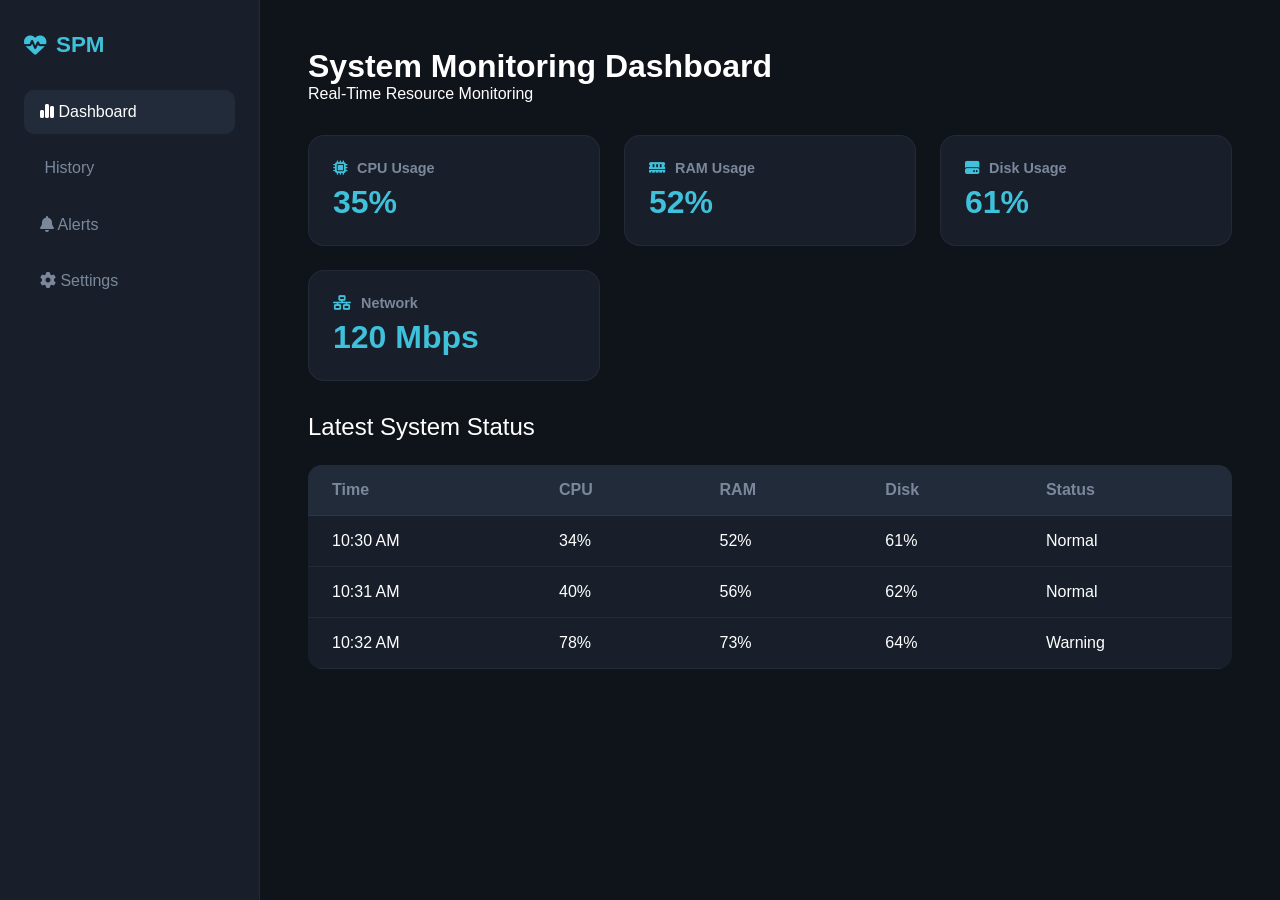
<file: Frontend/index.html>
<!DOCTYPE html>
<html lang="en">
<head>
    <meta charset="UTF-8">
    <meta name="viewport" content="width=device-width, initial-scale=1.0">
    <title>System Monitor - Dashboard</title>
    <link rel="stylesheet" href="style.css">
    <link rel="stylesheet" href="https://cdnjs.cloudflare.com/ajax/libs/font-awesome/6.4.0/css/all.min.css">
</head>
<body>

    <nav>
        <h2><i class="fa-solid fa-heart-pulse"></i> SPM</h2>
        <ul>
            <li><a href="index.html" style="color: var(--text-light); background: var(--input-bg);"><i class="fa-solid fa-chart-simple"></i> Dashboard</a></li>
            <li><a href="history.html"><i class="fa-solid fa-clock-history"></i> History</a></li>
            <li><a href="alerts.html"><i class="fa-solid fa-bell"></i> Alerts</a></li>
            <li><a href="settings.html"><i class="fa-solid fa-gear"></i> Settings</a></li>
        </ul>
    </nav>

    <main>
        <h1>System Monitoring Dashboard</h1>
        <p>Real-Time Resource Monitoring</p>

        <div class="grid-container">
            <div class="card">
                <h3><i class="fa-solid fa-microchip" style="color: var(--accent-cyan); margin-right: 6px;"></i> CPU Usage</h3>
                <div class="value">35%</div>
            </div>
            <div class="card">
                <h3><i class="fa-solid fa-memory" style="color: var(--accent-cyan); margin-right: 6px;"></i> RAM Usage</h3>
                <div class="value">52%</div>
            </div>
            <div class="card">
                <h3><i class="fa-solid fa-hard-drive" style="color: var(--accent-cyan); margin-right: 6px;"></i> Disk Usage</h3>
                <div class="value">61%</div>
            </div>
            <div class="card">
                <h3><i class="fa-solid fa-network-wired" style="color: var(--accent-cyan); margin-right: 6px;"></i> Network</h3>
                <div class="value">120 Mbps</div>
            </div>
        </div>

        <h2 style="margin-top: 2rem; margin-bottom: 1rem; font-weight: 500;">Latest System Status</h2>
        <table>
            <thead>
                <tr>
                    <th>Time</th>
                    <th>CPU</th>
                    <th>RAM</th>
                    <th>Disk</th>
                    <th>Status</th>
                </tr>
            </thead>
            <tbody>
                <tr>
                    <td>10:30 AM</td>
                    <td>34%</td>
                    <td>52%</td>
                    <td>61%</td>
                    <td><span class="status normal">Normal</span></td>
                </tr>
                <tr>
                    <td>10:31 AM</td>
                    <td>40%</td>
                    <td>56%</td>
                    <td>62%</td>
                    <td><span class="status normal">Normal</span></td>
                </tr>
                <tr>
                    <td>10:32 AM</td>
                    <td>78%</td>
                    <td>73%</td>
                    <td>64%</td>
                    <td><span class="status warning">Warning</span></td>
                </tr>
            </tbody>
        </table>
    </main>

</body>
</html>
</file>
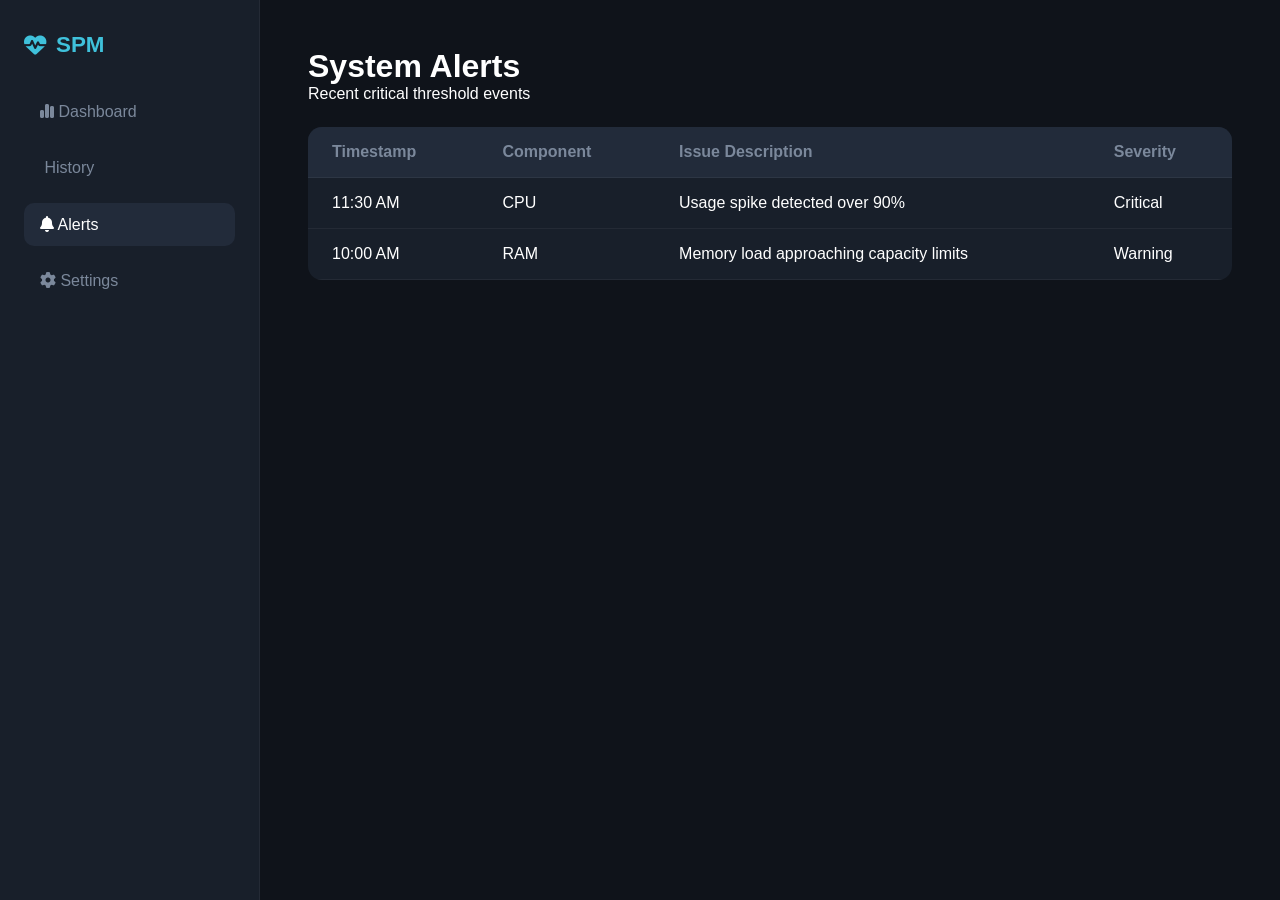
<file: Frontend/alerts.html>
<!DOCTYPE html>
<html lang="en">
<head>
    <meta charset="UTF-8">
    <meta name="viewport" content="width=device-width, initial-scale=1.0">
    <title>System Monitor - Alerts</title>
    <link rel="stylesheet" href="style.css">
    <link rel="stylesheet" href="https://cdnjs.cloudflare.com/ajax/libs/font-awesome/6.4.0/css/all.min.css">
</head>
<body>

    <nav>
        <h2><i class="fa-solid fa-heart-pulse"></i> SPM</h2>
        <ul>
            <li><a href="index.html"><i class="fa-solid fa-chart-simple"></i> Dashboard</a></li>
            <li><a href="history.html"><i class="fa-solid fa-clock-history"></i> History</a></li>
            <li><a href="alerts.html" style="color: var(--text-light); background: var(--input-bg);"><i class="fa-solid fa-bell"></i> Alerts</a></li>
            <li><a href="settings.html"><i class="fa-solid fa-gear"></i> Settings</a></li>
        </ul>
    </nav>

    <main>
        <h1>System Alerts</h1>
        <p>Recent critical threshold events</p>

        <table>
            <thead>
                <tr>
                    <th>Timestamp</th>
                    <th>Component</th>
                    <th>Issue Description</th>
                    <th>Severity</th>
                </tr>
            </thead>
            <tbody>
                <tr>
                    <td>11:30 AM</td>
                    <td>CPU</td>
                    <td>Usage spike detected over 90%</td>
                    <td><span class="status critical">Critical</span></td>
                </tr>
                <tr>
                    <td>10:00 AM</td>
                    <td>RAM</td>
                    <td>Memory load approaching capacity limits</td>
                    <td><span class="status warning">Warning</span></td>
                </tr>
            </tbody>
        </table>
    </main>

</body>
</html>
</file>
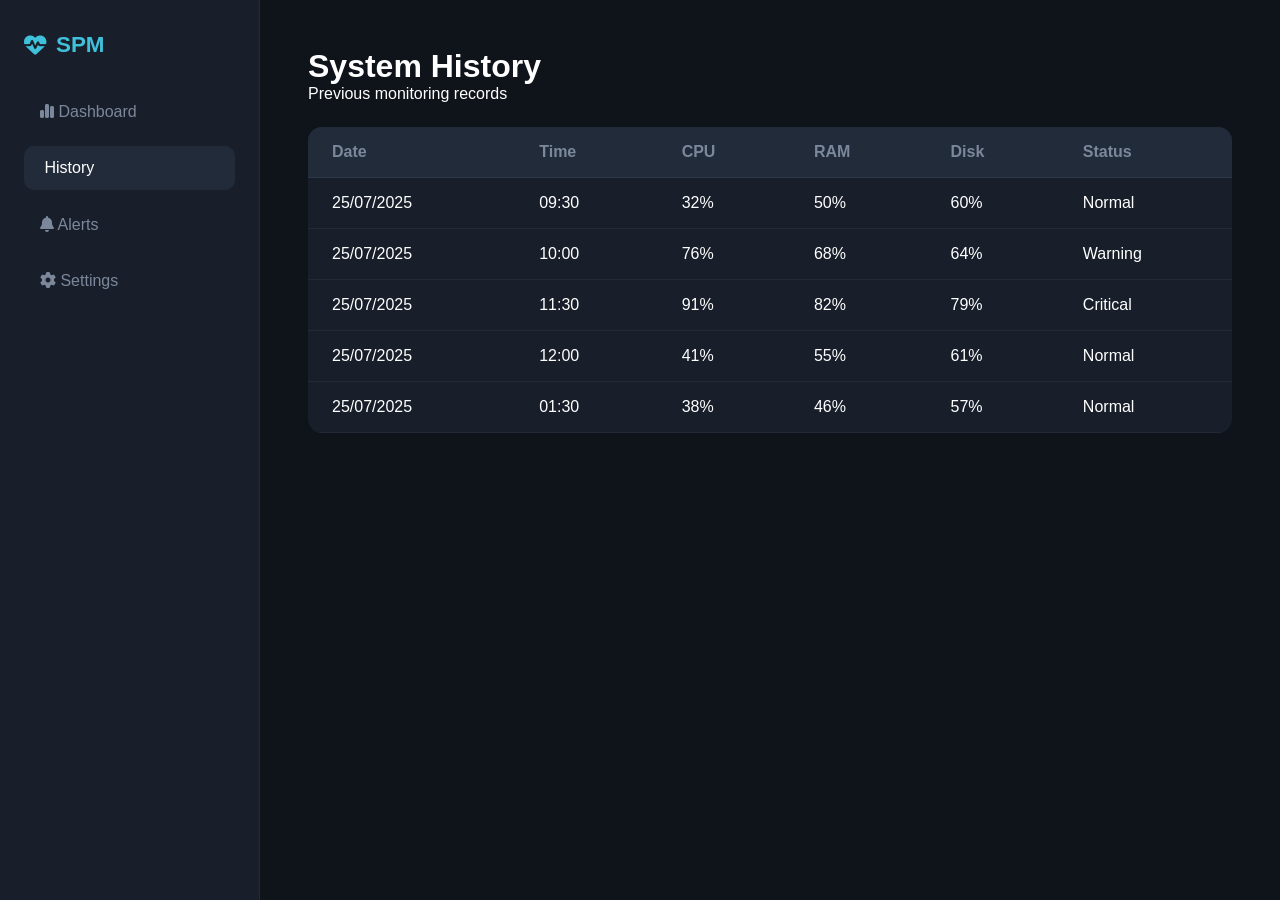
<file: Frontend/history.html>
<!DOCTYPE html>
<html lang="en">
<head>
    <meta charset="UTF-8">
    <meta name="viewport" content="width=device-width, initial-scale=1.0">
    <title>System Monitor - History</title>
    <link rel="stylesheet" href="style.css">
    <link rel="stylesheet" href="https://cdnjs.cloudflare.com/ajax/libs/font-awesome/6.4.0/css/all.min.css">
</head>
<body>

    <nav>
        <h2><i class="fa-solid fa-heart-pulse"></i> SPM</h2>
        <ul>
            <li><a href="index.html"><i class="fa-solid fa-chart-simple"></i> Dashboard</a></li>
            <li><a href="history.html" style="color: var(--text-light); background: var(--input-bg);"><i class="fa-solid fa-clock-history"></i> History</a></li>
            <li><a href="alerts.html"><i class="fa-solid fa-bell"></i> Alerts</a></li>
            <li><a href="settings.html"><i class="fa-solid fa-gear"></i> Settings</a></li>
        </ul>
    </nav>

    <main>
        <h1>System History</h1>
        <p>Previous monitoring records</p>

        <table>
            <thead>
                <tr>
                    <th>Date</th>
                    <th>Time</th>
                    <th>CPU</th>
                    <th>RAM</th>
                    <th>Disk</th>
                    <th>Status</th>
                </tr>
            </thead>
            <tbody>
                <tr>
                    <td>25/07/2025</td>
                    <td>09:30</td>
                    <td>32%</td>
                    <td>50%</td>
                    <td>60%</td>
                    <td><span class="status normal">Normal</span></td>
                </tr>
                <tr>
                    <td>25/07/2025</td>
                    <td>10:00</td>
                    <td>76%</td>
                    <td>68%</td>
                    <td>64%</td>
                    <td><span class="status warning">Warning</span></td>
                </tr>
                <tr>
                    <td>25/07/2025</td>
                    <td>11:30</td>
                    <td>91%</td>
                    <td>82%</td>
                    <td>79%</td>
                    <td><span class="status critical">Critical</span></td>
                </tr>
                <tr>
                    <td>25/07/2025</td>
                    <td>12:00</td>
                    <td>41%</td>
                    <td>55%</td>
                    <td>61%</td>
                    <td><span class="status normal">Normal</span></td>
                </tr>
                <tr>
                    <td>25/07/2025</td>
                    <td>01:30</td>
                    <td>38%</td>
                    <td>46%</td>
                    <td>57%</td>
                    <td><span class="status normal">Normal</span></td>
                </tr>
            </tbody>
        </table>
    </main>

</body>
</html>
</file>
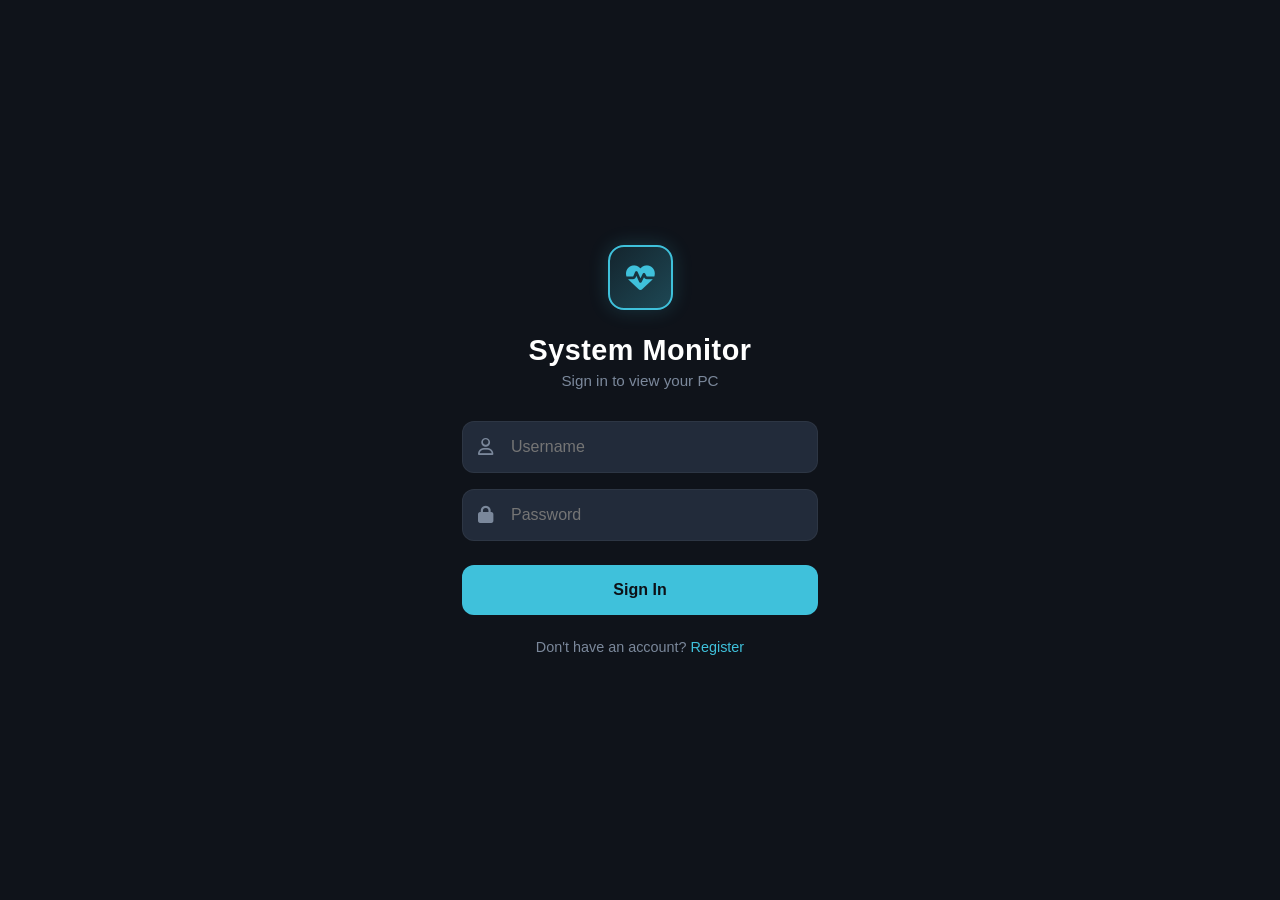
<file: Frontend/login.html>
<!DOCTYPE html>
<html lang="en">
<head>
    <meta charset="UTF-8">
    <meta name="viewport" content="width=device-width, initial-scale=1.0">
    <title>System Monitor - Login</title>
    <link rel="stylesheet" href="style.css">
    <link rel="stylesheet" href="https://cdnjs.cloudflare.com/ajax/libs/font-awesome/6.4.0/css/all.min.css">
</head>
<body class="login-body">

    <div class="login-container">
        <div class="logo-box">
            <i class="fa-solid fa-heart-pulse"></i>
        </div>
        
        <h2>System Monitor</h2>
        <p class="subtitle">Sign in to view your PC</p>

        <form action="index.html" class="login-form">
            <div class="input-group">
                <i class="fa-regular fa-user input-icon"></i>
                <input type="text" placeholder="Username" required>
            </div>

            <div class="input-group">
                <i class="fa-solid fa-lock input-icon"></i>
                <input type="password" placeholder="Password" required>
            </div>

            <button type="submit" class="btn-signin">Sign In</button>
        </form>

        <div class="login-footer">
            Don't have an account? <a href="#">Register</a>
        </div>
    </div>

</body>
</html>
</file>
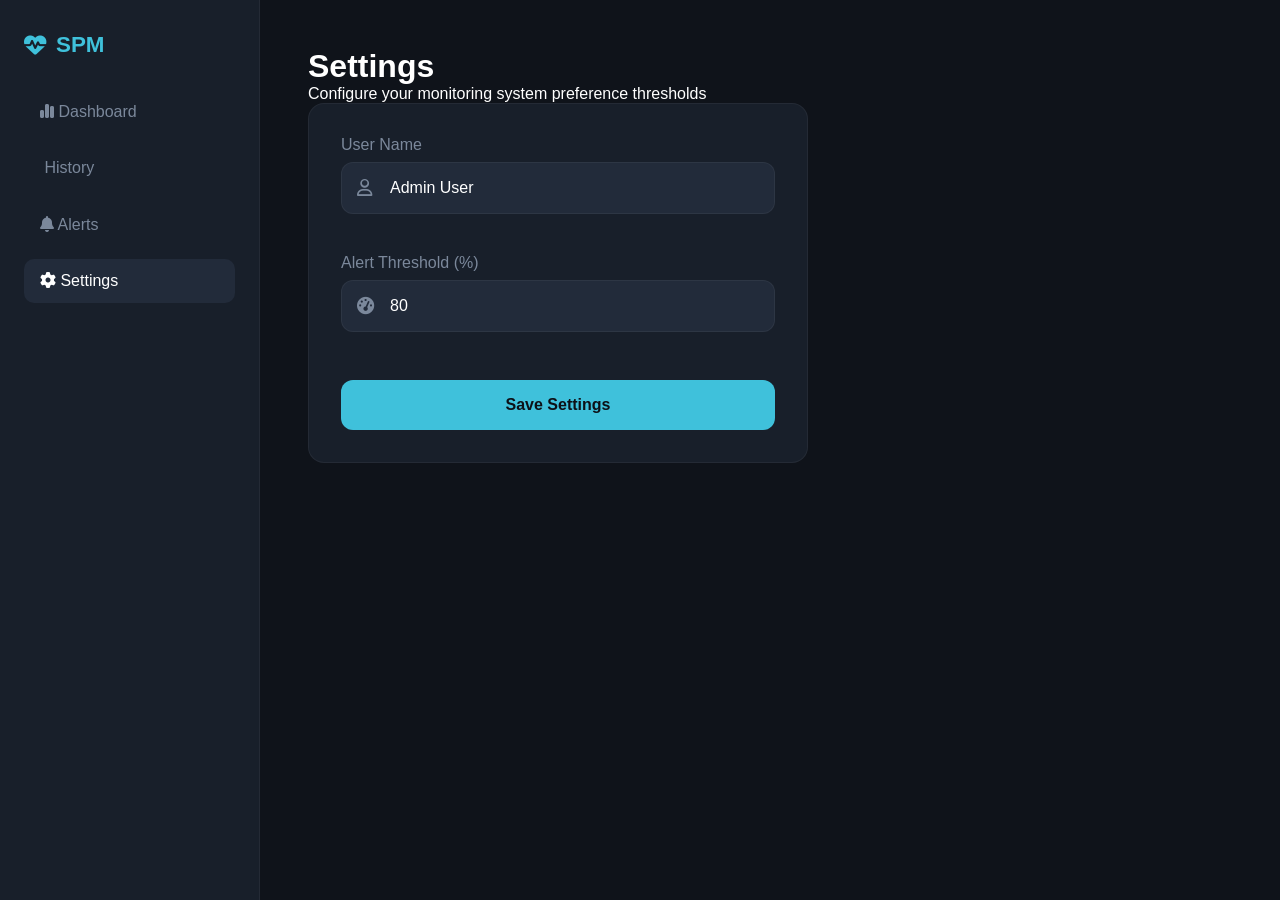
<file: Frontend/settings.html>
<!DOCTYPE html>
<html lang="en">
<head>
    <meta charset="UTF-8">
    <meta name="viewport" content="width=device-width, initial-scale=1.0">
    <title>System Monitor - Settings</title>
    <link rel="stylesheet" href="style.css">
    <link rel="stylesheet" href="https://cdnjs.cloudflare.com/ajax/libs/font-awesome/6.4.0/css/all.min.css">
</head>
<body>

    <nav>
        <h2><i class="fa-solid fa-heart-pulse"></i> SPM</h2>
        <ul>
            <li><a href="index.html"><i class="fa-solid fa-chart-simple"></i> Dashboard</a></li>
            <li><a href="history.html"><i class="fa-solid fa-clock-history"></i> History</a></li>
            <li><a href="alerts.html"><i class="fa-solid fa-bell"></i> Alerts</a></li>
            <li><a href="settings.html" style="color: var(--text-light); background: var(--input-bg);"><i class="fa-solid fa-gear"></i> Settings</a></li>
        </ul>
    </nav>

    <main>
        <h1>Settings</h1>
        <p>Configure your monitoring system preference thresholds</p>

        <form class="login-form" style="max-width: 500px; background-color: var(--card-bg); padding: 2rem; border-radius: 16px; border: 1px solid var(--border-color);">
            <div class="form-group" style="margin-bottom: 1.5rem;">
                <label style="display:block; margin-bottom:0.5rem; color:var(--text-muted);">User Name</label>
                <div class="input-group">
                    <i class="fa-regular fa-user input-icon"></i>
                    <input type="text" value="Admin User">
                </div>
            </div>

            <div class="form-group" style="margin-bottom: 1.5rem;">
                <label style="display:block; margin-bottom:0.5rem; color:var(--text-muted);">Alert Threshold (%)</label>
                <div class="input-group">
                    <i class="fa-solid fa-gauge-high input-icon"></i>
                    <input type="number" value="80">
                </div>
            </div>

            <button type="button" class="btn-signin">Save Settings</button>
        </form>
    </main>

</body>
</html>
</file>
<file: Frontend/style.css>
/* --- Global Styles & Colors --- */
* {
    margin: 0;
    padding: 0;
    box-sizing: border-box;
    font-family: 'Segoe UI', -apple-system, BlinkMacSystemFont, Roboto, sans-serif;
}

:root {
    --bg-dark: #0f131a;         /* Deep obsidian background */
    --card-bg: #181f2a;         /* Slightly lighter container blue-grey */
    --input-bg: #222b3a;        /* Soft inner input box color */
    --accent-cyan: #3fc1db;     /* Glowing bright cyan from your image */
    --accent-cyan-hover: #2ba2b9;
    --text-muted: #7b889b;
    --text-light: #ffffff;
    --border-color: rgba(255, 255, 255, 0.05);
}

/* --- Login Page Wrapper --- */
.login-body {
    background-color: var(--bg-dark);
    height: 100vh;
    display: flex;
    justify-content: center;
    align-items: center;
    color: var(--text-light);
}

/* Login Card Container */
.login-container {
    width: 100%;
    max-width: 420px;
    padding: 2.5rem 2rem;
    text-align: center;
}

/* Glowing Pulse Logo Wrapper */
.logo-box {
    width: 65px;
    height: 65px;
    background: linear-gradient(135deg, rgba(63, 193, 219, 0.1), rgba(63, 193, 219, 0.3));
    border: 2px solid var(--accent-cyan);
    border-radius: 16px;
    display: flex;
    justify-content: center;
    align-items: center;
    margin: 0 auto 1.5rem auto;
    box-shadow: 0 0 20px rgba(63, 193, 219, 0.2);
}

.logo-box i {
    font-size: 1.8rem;
    color: var(--accent-cyan);
}

.login-container h2 {
    font-size: 1.8rem;
    font-weight: 600;
    margin-bottom: 0.3rem;
    letter-spacing: 0.5px;
}

.login-container .subtitle {
    color: var(--text-muted);
    font-size: 0.95rem;
    margin-bottom: 2rem;
}

/* Input Form Controls */
.login-form {
    display: flex;
    flex-direction: column;
    gap: 1rem;
}

.input-group {
    position: relative;
    width: 100%;
}

.input-group .input-icon {
    position: absolute;
    left: 1rem;
    top: 50%;
    transform: translateY(-50%);
    color: var(--text-muted);
    font-size: 1.1rem;
}

.input-group input {
    width: 100%;
    padding: 1rem 1rem 1rem 3rem;
    background-color: var(--input-bg);
    border: 1px solid var(--border-color);
    border-radius: 12px;
    color: var(--text-light);
    font-size: 1rem;
    outline: none;
    transition: all 0.3s ease;
}

.input-group input:focus {
    border-color: rgba(63, 193, 219, 0.5);
    box-shadow: 0 0 10px rgba(63, 193, 219, 0.1);
}

/* Clean Cyan Sign In Button */
.btn-signin {
    width: 100%;
    padding: 1rem;
    background-color: var(--accent-cyan);
    border: none;
    border-radius: 12px;
    color: #0d1117;
    font-size: 1rem;
    font-weight: 600;
    cursor: pointer;
    margin-top: 0.5rem;
    transition: background-color 0.2s, transform 0.1s;
}

.btn-signin:hover {
    background-color: var(--accent-cyan-hover);
}

.btn-signin:active {
    transform: scale(0.99);
}

.login-footer {
    margin-top: 1.5rem;
    font-size: 0.9rem;
    color: var(--text-muted);
}

.login-footer a {
    color: var(--accent-cyan);
    text-decoration: none;
    font-weight: 500;
}

.login-footer a:hover {
    text-decoration: underline;
}


/* --- Main Dashboard View Styles --- */
body:not(.login-body) {
    background-color: var(--bg-dark);
    color: var(--text-light);
    display: flex;
    min-height: 100vh;
}

/* Sidebar Layout */
nav {
    width: 260px;
    background-color: var(--card-bg);
    border-right: 1px solid var(--border-color);
    padding: 2rem 1.5rem;
}

nav h2 {
    color: var(--accent-cyan);
    font-size: 1.4rem;
    margin-bottom: 2rem;
    display: flex;
    align-items: center;
    gap: 10px;
}

nav ul { list-style: none; }
nav ul li { margin-bottom: 0.8rem; }

nav ul li a {
    color: var(--text-muted);
    text-decoration: none;
    padding: 0.8rem 1rem;
    display: block;
    border-radius: 10px;
    transition: all 0.2s ease;
}

nav ul li a:hover {
    background-color: var(--input-bg);
    color: var(--text-light);
}

/* Content Container */
main {
    flex: 1;
    padding: 3rem;
}

/* Status Cards Grid */
.grid-container {
    display: grid;
    grid-template-columns: repeat(auto-fit, minmax(220px, 1fr));
    gap: 1.5rem;
    margin: 2rem 0;
}

.card {
    background-color: var(--card-bg);
    border: 1px solid var(--border-color);
    padding: 1.5rem;
    border-radius: 16px;
}

.card h3 {
    color: var(--text-muted);
    font-size: 0.9rem;
    margin-bottom: 0.5rem;
}

.card .value {
    font-size: 2rem;
    font-weight: 600;
    color: var(--accent-cyan);
}

/* Tabular Layout Elements */
table {
    width: 100%;
    border-collapse: collapse;
    background-color: var(--card-bg);
    border-radius: 14px;
    overflow: hidden;
    margin-top: 1.5rem;
}

th, td { padding: 1rem 1.5rem; text-align: left; }
th { background-color: var(--input-bg); color: var(--text-muted); }
tr { border-bottom: 1px solid var(--border-color); }
</file>
